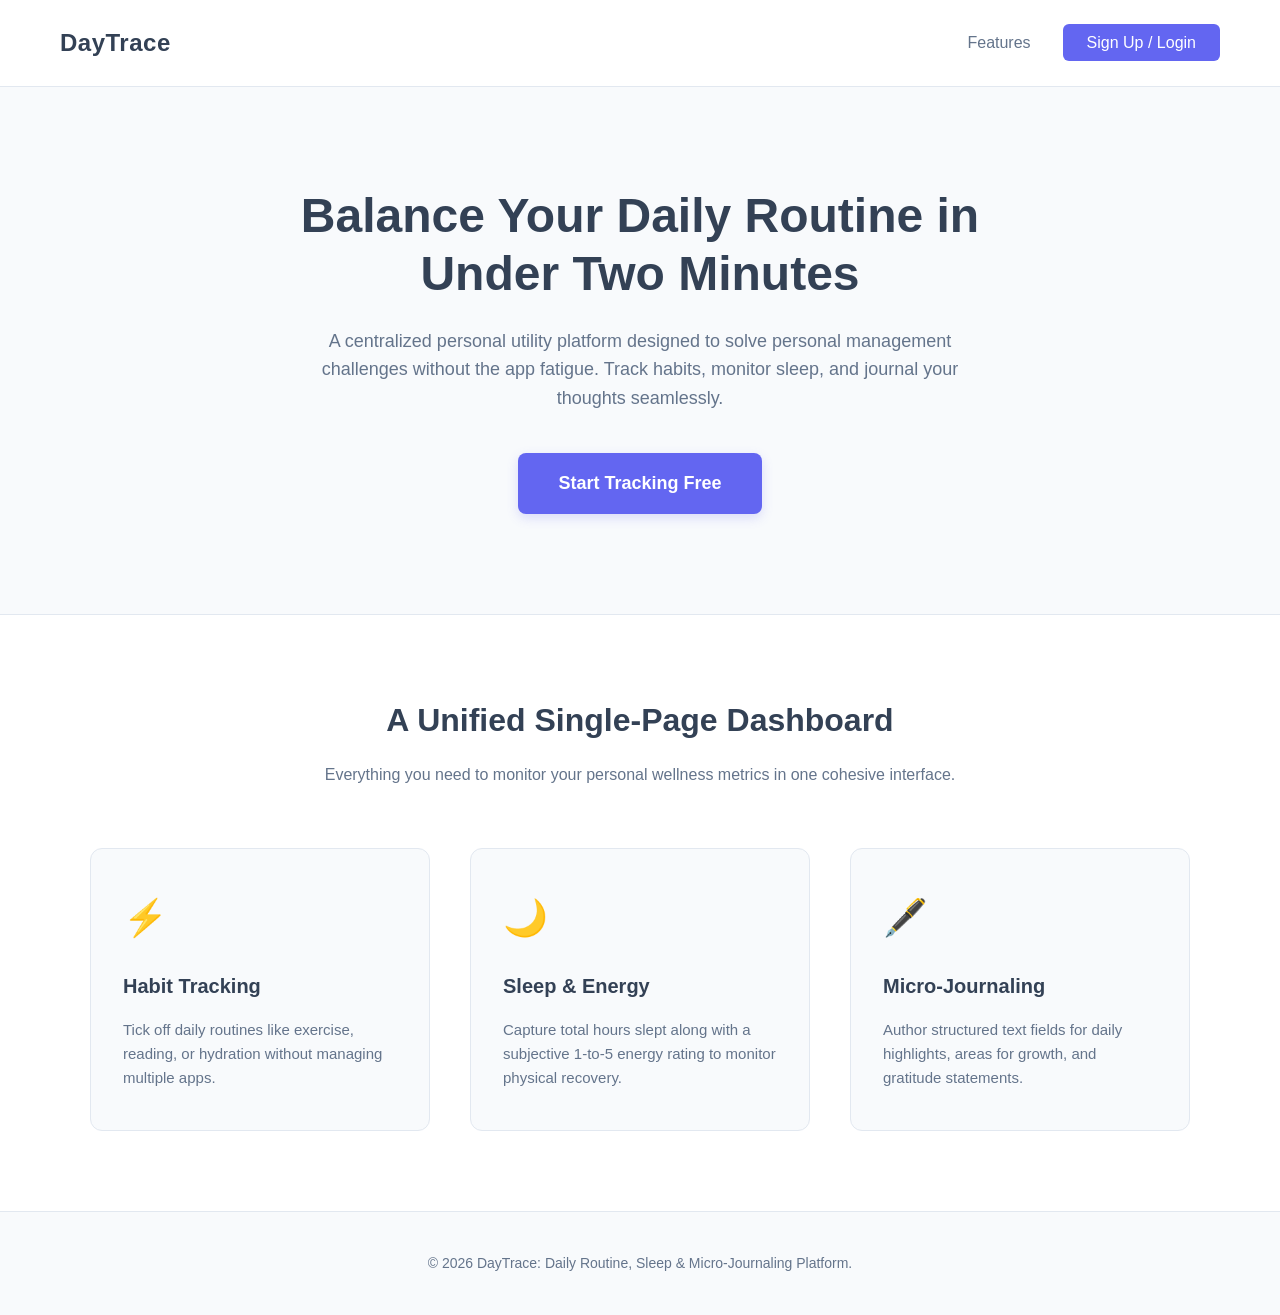
<file: index.html>
<!DOCTYPE html>
<html lang="en">
<head>
    <meta charset="UTF-8">
    <meta name="viewport" content="width=device-width, initial-scale=1.0">
    <title>DayTrace - Daily Routine, Sleep & Micro-Journaling</title>
    <link rel="stylesheet" href="css/index.css">
</head>
<body>

    <nav>
        <a href="index.html" class="logo">DayTrace</a>
        <ul class="nav-links">
            <li><a href="#features">Features</a></li>
            <li><a href="auth.html" class="btn-cta-small">Sign Up / Login</a></li>
        </ul>
    </nav>

    <section class="hero">
        <h1>Balance Your Daily Routine in Under Two Minutes</h1>
        <p>A centralized personal utility platform designed to solve personal management challenges without the app fatigue. Track habits, monitor sleep, and journal your thoughts seamlessly.</p>
        <a href="auth.html" class="btn-cta-large">Start Tracking Free</a>
    </section>

    <section id="features" class="features">
        <div class="section-header">
            <h2>A Unified Single-Page Dashboard</h2>
            <p>Everything you need to monitor your personal wellness metrics in one cohesive interface.</p>
        </div>
        
        <div class="grid">
            <div class="card">
                <div class="card-icon">⚡</div>
                <h3>Habit Tracking</h3>
                <p>Tick off daily routines like exercise, reading, or hydration without managing multiple apps.</p>
            </div>
            
            <div class="card">
                <div class="card-icon">🌙</div>
                <h3>Sleep & Energy</h3>
                <p>Capture total hours slept along with a subjective 1-to-5 energy rating to monitor physical recovery.</p>
            </div>
            
            <div class="card">
                <div class="card-icon">🖋️</div>
                <h3>Micro-Journaling</h3>
                <p>Author structured text fields for daily highlights, areas for growth, and gratitude statements.</p>
            </div>
        </div>
    </section>

    <footer>
        <p>&copy; 2026 DayTrace: Daily Routine, Sleep & Micro-Journaling Platform.</p>
    </footer>

    <script src="js/index.js"></script>
</body>
</html>
</file>
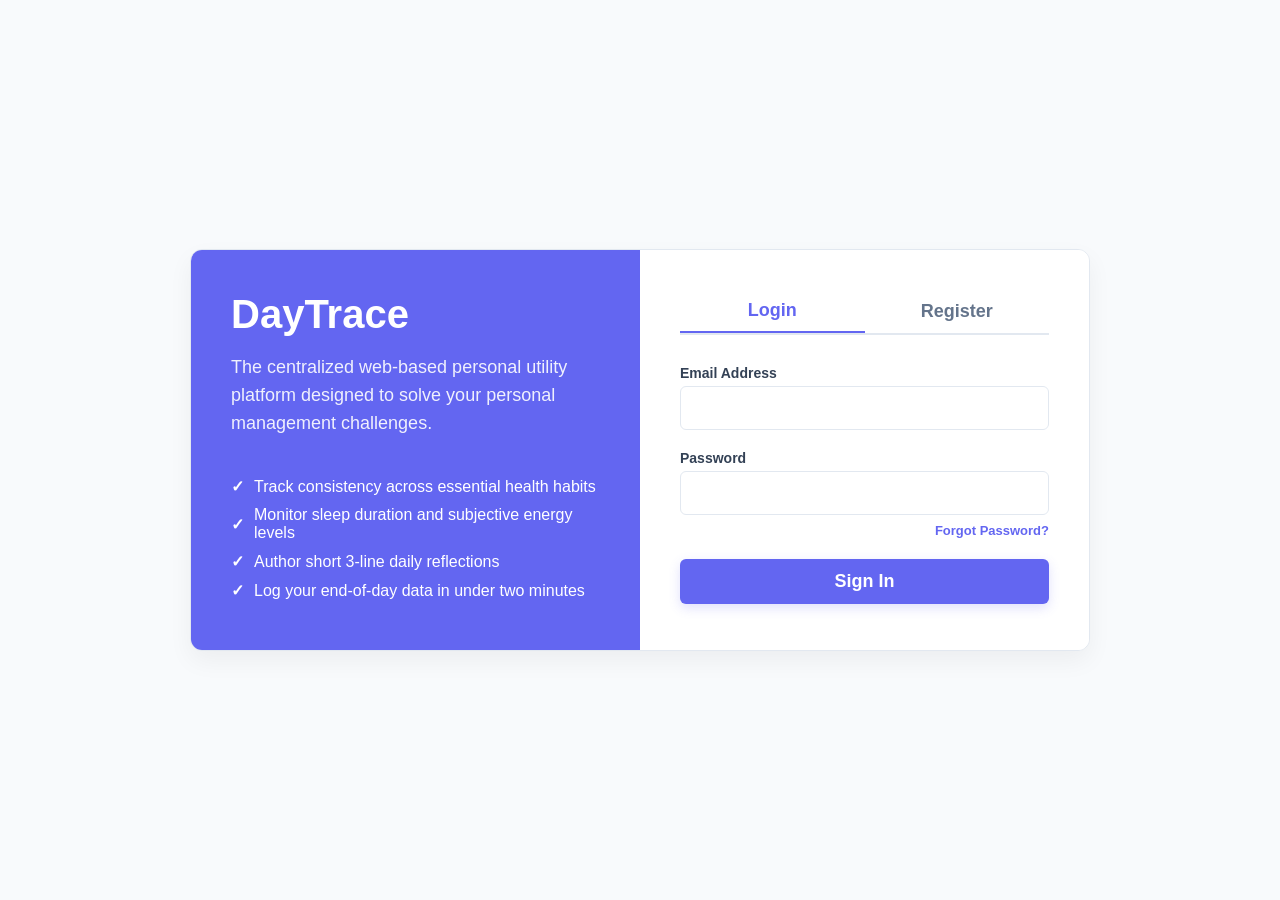
<file: auth.html>
<!DOCTYPE html>
<html lang="en">
<head>
<meta charset="UTF-8">
<meta name="viewport" content="width=device-width, initial-scale=1.0">
<title>DayTrace - Login & Registration</title>
<link rel="stylesheet" href="css/auth.css">
</head>
<body>

<div class="auth-container">
    <div class="auth-info">
        <a href="index.html" style="text-decoration: none; color: white;"><h1>DayTrace</h1></a>
        <p>The centralized web-based personal utility platform designed to solve your personal management challenges.</p>
        <ul>
            <li>Track consistency across essential health habits</li>
            <li>Monitor sleep duration and subjective energy levels</li>
            <li>Author short 3-line daily reflections</li>
            <li>Log your end-of-day data in under two minutes</li>
        </ul>
    </div>

    <div class="auth-forms">
        <div class="form-toggle">
            <button id="toggle-login" class="active" onclick="switchTab('login')">Login</button>
            <button id="toggle-register" onclick="switchTab('register')">Register</button>
        </div>

        <form id="login-form" class="form-view active" action="process_auth.php" method="POST">
            <input type="hidden" name="action" value="login">
            <div class="input-group">
                <label for="login-email">Email Address</label>
                <input type="email" id="login-email" name="email" required>
            </div>
            <div class="input-group">
                <label for="login-password">Password</label>
                <input type="password" id="login-password" name="password" required>
                <div class="form-sub-link">
                    <a href="#" onclick="handleForgotPassword(event)">Forgot Password?</a>
                </div>
            </div>
            <button type="submit" class="btn-submit">Sign In</button>
        </form>

        <form id="register-form" class="form-view" action="process_auth.php" method="POST" onsubmit="return validateRegister(event)">
            <input type="hidden" name="action" value="register">
            <div class="input-group">
                <label for="reg-username">Username</label>
                <input type="text" id="reg-username" name="username" required>
            </div>
            <div class="input-group">
                <label for="reg-email">Email Address</label>
                <input type="email" id="reg-email" name="email" required>
            </div>
            <div class="input-group">
                <label for="reg-password">Password</label>
                <input type="password" id="reg-password" name="password" required minlength="6">
            </div>
            <div class="input-group">
                <label for="reg-confirm-password">Confirm Password</label>
                <input type="password" id="reg-confirm-password" required>
                <div id="password-error" class="error-message">Passwords do not match!</div>
            </div>
            <button type="submit" class="btn-submit">Create Account</button>
        </form>
    </div>
</div>

<script src="js/auth.js"></script>
</body>
</html>
</file>
<file: css/index.css>
:root {
    --bg-color: #f8fafc;
    --text-main: #334155;
    --text-muted: #64748b;
    --primary-accent: #6366f1;
    --primary-hover: #4f46e5;
    --white: #ffffff;
    --border-light: #e2e8f0;
}

* {
    box-sizing: border-box;
    margin: 0;
    padding: 0;
    font-family: 'Segoe UI', Tahoma, Geneva, Verdana, sans-serif;
}

body {
    background-color: var(--bg-color);
    color: var(--text-main);
    line-height: 1.6;
    -webkit-font-smoothing: antialiased;
}

nav {
    display: flex;
    justify-content: space-between;
    align-items: center;
    padding: 24px 60px;
    background-color: var(--white);
    border-bottom: 1px solid var(--border-light);
}

.logo {
    font-size: 24px;
    font-weight: 700;
    color: var(--text-main);
    text-decoration: none;
    letter-spacing: 0.5px;
}

.nav-links {
    display: flex;
    gap: 32px;
    align-items: center;
    list-style: none;
}

.nav-links a {
    text-decoration: none;
    color: var(--text-muted);
    font-weight: 500;
    font-size: 16px;
    transition: color 0.2s ease;
}

.nav-links a:hover {
    color: var(--primary-accent);
}

.btn-cta-small {
    background-color: var(--primary-accent);
    color: var(--white) !important;
    padding: 10px 24px;
    border-radius: 6px;
    font-weight: 600;
    transition: background-color 0.2s ease;
}

.btn-cta-small:hover {
    background-color: var(--primary-hover);
}

.hero {
    display: flex;
    flex-direction: column;
    align-items: center;
    text-align: center;
    padding: 100px 20px;
    max-width: 800px;
    margin: 0 auto;
}

.hero h1 {
    font-size: 48px;
    font-weight: 800;
    color: var(--text-main);
    line-height: 1.2;
    margin-bottom: 24px;
}

.hero p {
    font-size: 18px;
    color: var(--text-muted);
    margin-bottom: 40px;
    max-width: 650px;
}

.btn-cta-large {
    display: inline-block;
    background-color: var(--primary-accent);
    color: var(--white);
    text-decoration: none;
    padding: 16px 40px;
    font-size: 18px;
    font-weight: 600;
    border-radius: 8px;
    box-shadow: 0 4px 12px rgba(99, 102, 241, 0.2);
    transition: transform 0.2s ease, background-color 0.2s ease;
}

.btn-cta-large:hover {
    background-color: var(--primary-hover);
    transform: translateY(-2px);
}

.features {
    padding: 80px 60px;
    background-color: var(--white);
    border-top: 1px solid var(--border-light);
    border-bottom: 1px solid var(--border-light);
}

.section-header {
    text-align: center;
    margin-bottom: 60px;
}

.section-header h2 {
    font-size: 32px;
    color: var(--text-main);
    margin-bottom: 16px;
}

.section-header p {
    font-size: 16px;
    color: var(--text-muted);
}

.grid {
    display: flex;
    gap: 40px;
    max-width: 1100px;
    margin: 0 auto;
}

.card {
    flex: 1;
    padding: 40px 32px;
    background-color: var(--bg-color);
    border: 1px solid var(--border-light);
    border-radius: 12px;
    text-align: left;
    transition: transform 0.2s ease, box-shadow 0.2s ease;
}

.card:hover {
    transform: translateY(-5px);
    box-shadow: 0 10px 25px rgba(0,0,0,0.05);
}

.card-icon {
    font-size: 36px;
    margin-bottom: 24px;
}

.card h3 {
    font-size: 20px;
    margin-bottom: 16px;
    color: var(--text-main);
}

.card p {
    font-size: 15px;
    color: var(--text-muted);
    line-height: 1.6;
}

footer {
    text-align: center;
    padding: 40px 20px;
    color: var(--text-muted);
    font-size: 14px;
}

@media (max-width: 768px) {
    nav {
        padding: 20px;
        flex-direction: column;
        gap: 20px;
    }
    .nav-links {
        flex-direction: column;
        gap: 16px;
    }
    .hero {
        padding: 60px 20px;
    }
    .hero h1 {
        font-size: 36px;
    }
    .grid {
        flex-direction: column;
    }
    .features {
        padding: 60px 20px;
    }
}
</file>
<file: css/auth.css>
:root {
    --bg-color: #f8fafc;
    --text-main: #334155;
    --text-muted: #64748b;
    --primary-accent: #6366f1;
    --primary-hover: #4f46e5;
    --white: #ffffff;
    --border-light: #e2e8f0;
    --error-color: #ef4444;
}

* {
    box-sizing: border-box;
    margin: 0;
    padding: 0;
    font-family: 'Segoe UI', Tahoma, Geneva, Verdana, sans-serif;
}

body {
    background-color: var(--bg-color);
    color: var(--text-main);
    display: flex;
    justify-content: center;
    align-items: center;
    min-height: 900px;
    padding: 20px;
    -webkit-font-smoothing: antialiased;
}

.auth-container {
    display: flex;
    max-width: 900px;
    width: 100%;
    background: var(--white);
    border-radius: 12px;
    box-shadow: 0 10px 25px rgba(0,0,0,0.05);
    border: 1px solid var(--border-light);
    overflow: hidden;
}

.auth-info {
    flex: 1;
    background-color: var(--primary-accent);
    color: var(--white);
    padding: 40px;
    display: flex;
    flex-direction: column;
    justify-content: center;
}

.auth-info h1 {
    font-size: 40px;
    font-weight: 800;
    margin-bottom: 15px;
    line-height: 1.2;
}

.auth-info p {
    font-size: 18px;
    line-height: 28px;
    margin-bottom: 20px;
    opacity: 0.9;
}

.auth-info ul {
    list-style-type: none;
    margin-top: 20px;
}

.auth-info li {
    margin-bottom: 10px;
    font-size: 16px;
    display: flex;
    align-items: center;
}

.auth-info li::before {
    content: "✓";
    color: var(--white);
    font-weight: bold;
    margin-right: 10px;
}

.auth-forms {
    flex: 1;
    padding: 40px;
    position: relative;
    background-color: var(--white);
}

.form-toggle {
    display: flex;
    margin-bottom: 30px;
    border-bottom: 2px solid var(--border-light);
}

.form-toggle button {
    flex: 1;
    background: none;
    border: none;
    padding: 10px 0;
    font-size: 18px;
    font-weight: 600;
    color: var(--text-muted);
    cursor: pointer;
    transition: 0.2s ease;
}

.form-toggle button.active {
    color: var(--primary-accent);
    border-bottom: 2px solid var(--primary-accent);
}

.form-view {
    display: none;
}

.form-view.active {
    display: block;
    animation: fadeIn 0.4s ease;
}

@keyframes fadeIn {
    from { opacity: 0; transform: translateY(10px); }
    to { opacity: 1; transform: translateY(0); }
}

.input-group {
    margin-bottom: 20px;
}

.input-group label {
    display: block;
    margin-bottom: 5px;
    font-weight: 600;
    font-size: 14px;
    color: var(--text-main);
}

.input-group input {
    width: 100%;
    padding: 12px;
    border: 1px solid var(--border-light);
    border-radius: 6px;
    font-size: 16px;
    color: var(--text-main);
    transition: 0.2s border-color ease;
}

.input-group input:focus {
    outline: none;
    border-color: var(--primary-accent);
}

.form-sub-link {
    text-align: right;
    margin-top: 6px;
}

.form-sub-link a {
    color: var(--primary-accent);
    font-size: 13px;
    font-weight: 600;
    text-decoration: none;
    transition: color 0.2s ease;
}

.form-sub-link a:hover {
    color: var(--primary-hover);
    text-decoration: underline;
}

.btn-submit {
    width: 100%;
    padding: 12px;
    background-color: var(--primary-accent);
    color: var(--white);
    border: none;
    border-radius: 6px;
    font-size: 18px;
    font-weight: 600;
    cursor: pointer;
    transition: background-color 0.2s ease, transform 0.2s ease;
    box-shadow: 0 4px 12px rgba(99, 102, 241, 0.2);
}

.btn-submit:hover {
    background-color: var(--primary-hover);
    transform: translateY(-2px);
}

.bypass-link-wrapper {
    text-align: center;
    margin-top: 18px;
}

.link-bypass {
    color: var(--text-muted);
    font-size: 14px;
    font-weight: 600;
    text-decoration: none;
    transition: color 0.2s ease;
}

.link-bypass:hover {
    color: var(--primary-accent);
}

.error-message {
    color: var(--error-color);
    font-size: 14px;
    margin-top: 5px;
    display: none;
}

@media (max-width: 768px) {
    .auth-container {
        flex-direction: column;
    }
    .auth-info {
        padding: 30px 20px;
    }
    .auth-forms {
        padding: 30px 20px;
    }
}
</file>
